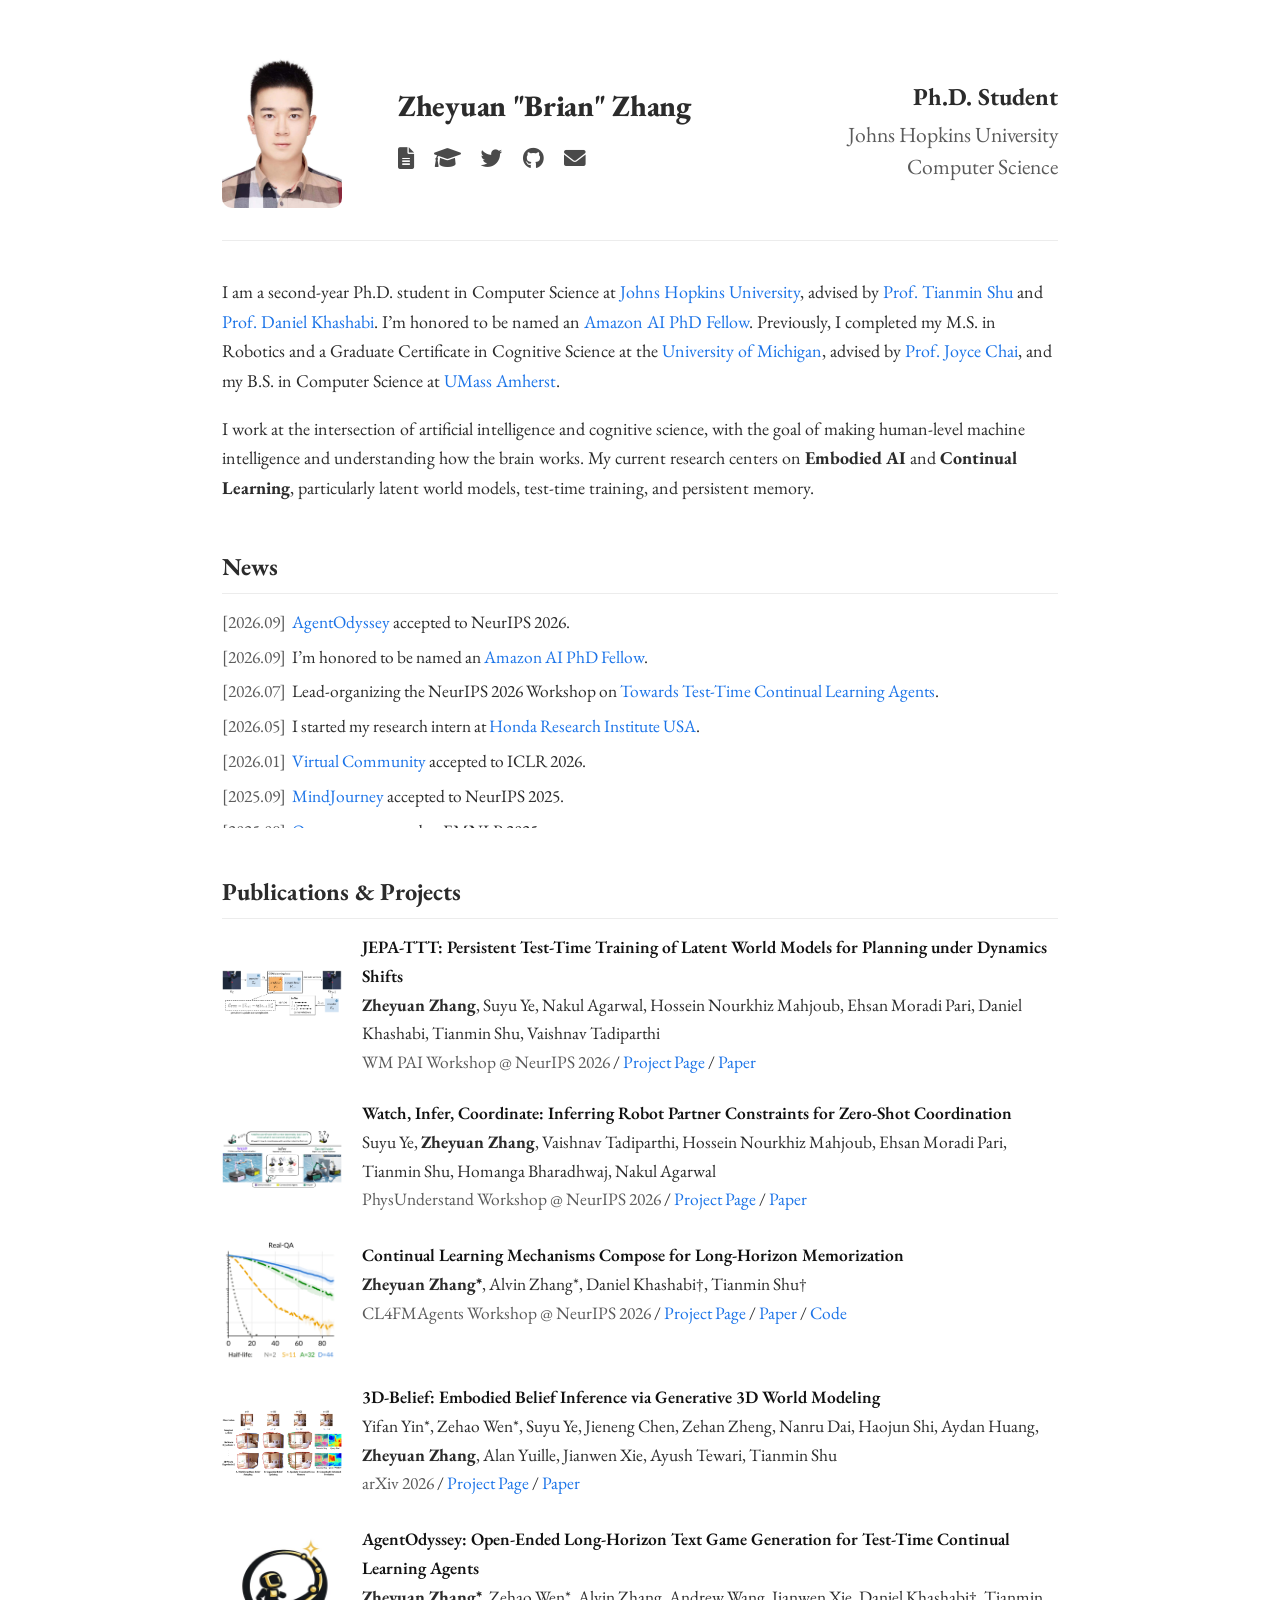
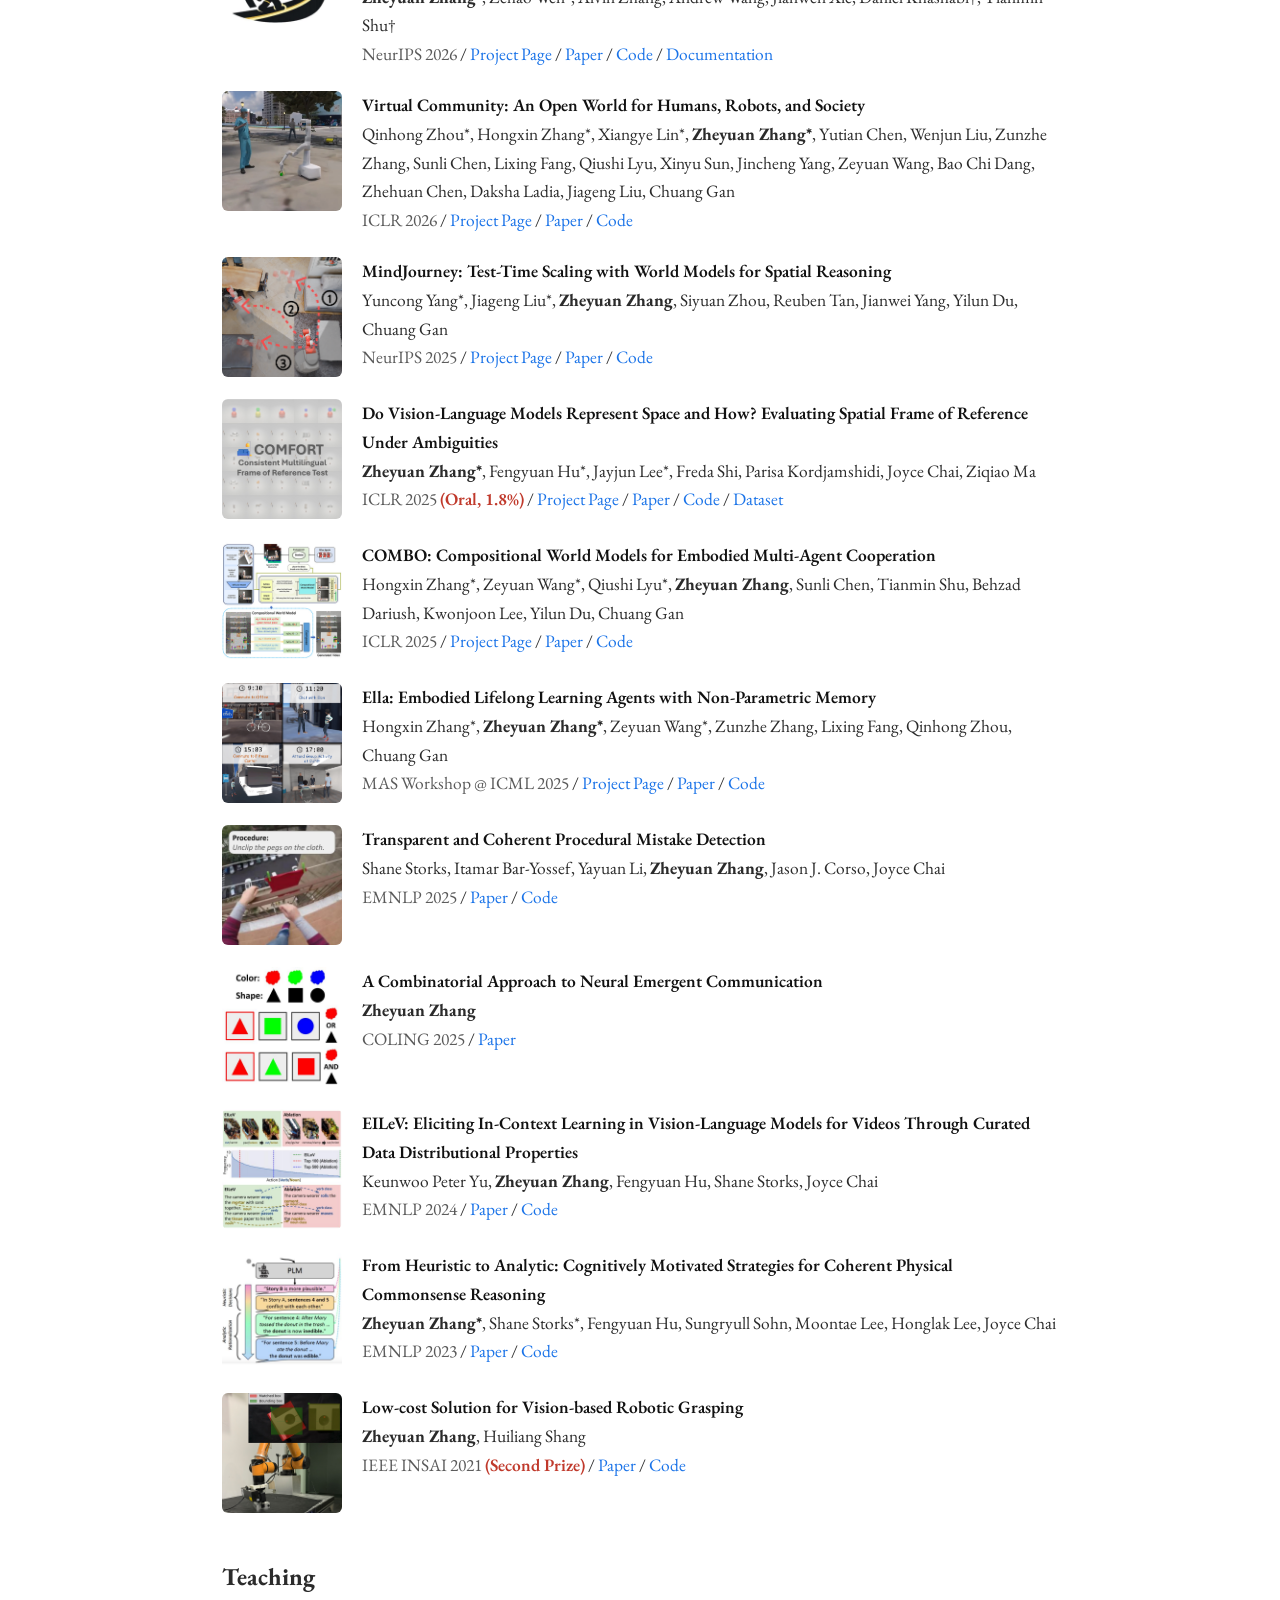
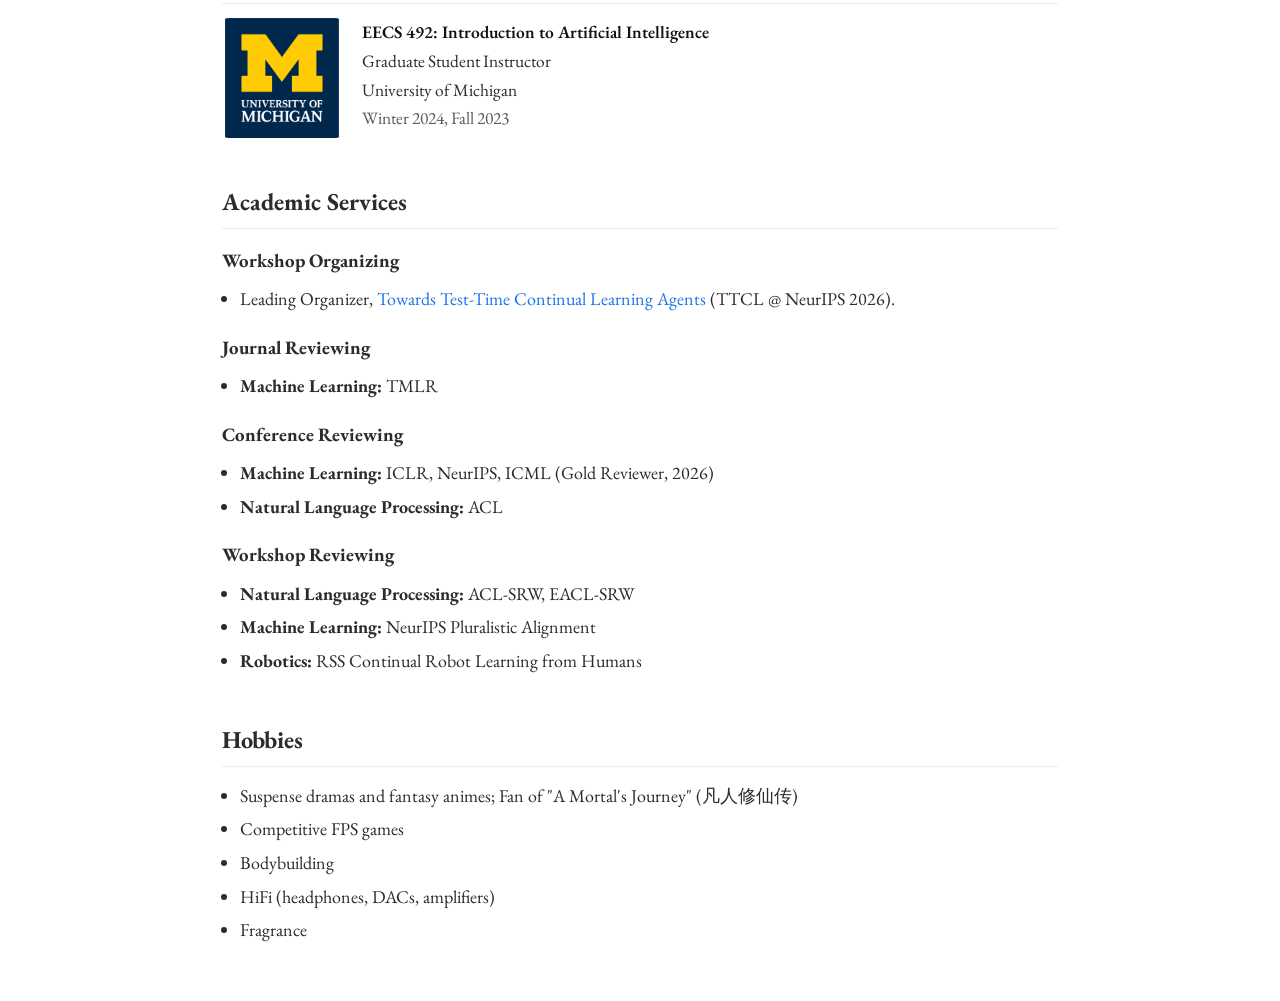
<file: index.html>
<!DOCTYPE html>
<html lang="en">
<head>
  <meta charset="UTF-8">
  <meta name="viewport" content="width=device-width, initial-scale=1.0">
  <title>Zheyuan "Brian" Zhang</title>
  <meta name="author" content="Zheyuan Zhang">
  <link rel="preconnect" href="https://fonts.googleapis.com">
  <link rel="preconnect" href="https://fonts.gstatic.com" crossorigin>
  <link href="https://fonts.googleapis.com/css2?family=EB+Garamond:ital,wght@0,400;0,500;0,600;0,700;1,400&family=Crimson+Text:ital,wght@0,400;0,600;1,400&display=swap" rel="stylesheet">
  <link rel="stylesheet" href="https://cdnjs.cloudflare.com/ajax/libs/font-awesome/6.0.0-beta3/css/all.min.css">
  <link rel="stylesheet" href="stylesheet.css">
  <link rel="icon" href="data:,">
</head>
<body>

  <header class="header">
    <img class="photo" src="img/photo.jpg" alt="Zheyuan Zhang">

    <div class="middle">
      <div class="name">Zheyuan "Brian" Zhang</div>
      <div class="icons">
        <a href="pdf/cv.pdf" title="CV" aria-label="CV"><i class="fa-solid fa-file-lines"></i></a>
        <a href="https://scholar.google.com/citations?user=hYMYxOQAAAAJ" title="Google Scholar" aria-label="Google Scholar"><i class="fa-solid fa-graduation-cap"></i></a>
        <a href="https://x.com/zheyuanzhang99" title="Twitter" aria-label="Twitter"><i class="fa-brands fa-twitter"></i></a>
        <a href="https://github.com/cozheyuanzhangde" title="GitHub" aria-label="GitHub"><i class="fa-brands fa-github"></i></a>
        <a href="mailto:zzhan378@jhu.edu" title="Email" aria-label="Email"><i class="fa-solid fa-envelope"></i></a>
      </div>
    </div>

    <div class="right">
      <div class="role">Ph.D. Student</div>
      <div class="affil">Johns Hopkins University</div>
      <div class="affil">Computer Science</div>
    </div>
  </header>

  <section class="bio">
    <p>I am a second-year Ph.D. student in Computer Science at <a href="https://www.jhu.edu/">Johns Hopkins University</a>, advised by <a href="https://www.tshu.io/">Prof. Tianmin Shu</a> and <a href="https://danielkhashabi.com/">Prof. Daniel Khashabi</a>. I’m honored to be named an <a href="https://ai2ai.engineering.jhu.edu/2026-2027-amazon-doctoral-fellows/">Amazon AI PhD Fellow</a>. Previously, I completed my M.S. in Robotics and a Graduate Certificate in Cognitive Science at the <a href="https://umich.edu/">University of Michigan</a>, advised by <a href="https://web.eecs.umich.edu/~chaijy/">Prof. Joyce Chai</a>, and my B.S. in Computer Science at <a href="https://www.umass.edu/">UMass Amherst</a>.</p>

    <p>I work at the intersection of artificial intelligence and cognitive science, with the goal of making human-level machine intelligence and understanding how the brain works. My current research centers on <strong>Embodied AI</strong> and <strong>Continual Learning</strong>, particularly latent world models, test-time training, and persistent memory.</p>

  </section>

  <h2>News</h2>
  <div class="news news-scroll">
    <div class="item"><span class="date">[2026.09]</span><a href="https://agentodyssey.github.io/">AgentOdyssey</a> accepted to NeurIPS 2026.</div>
    <div class="item"><span class="date">[2026.09]</span>I’m honored to be named an <a href="https://ai2ai.engineering.jhu.edu/2026-2027-amazon-doctoral-fellows/">Amazon AI PhD Fellow</a>.</div>
    <div class="item"><span class="date">[2026.07]</span>Lead-organizing the NeurIPS 2026 Workshop on <a href="https://ttcl-agents.github.io/">Towards Test-Time Continual Learning Agents</a>.</div>
    <div class="item"><span class="date">[2026.05]</span>I started my research intern at <a href="https://usa.honda-ri.com/">Honda Research Institute USA</a>.</div>
    <div class="item"><span class="date">[2026.01]</span><a href="https://virtual-community-ai.github.io/">Virtual Community</a> accepted to ICLR 2026.</div>
    <div class="item"><span class="date">[2025.09]</span><a href="https://umass-embodied-agi.github.io/MindJourney/">MindJourney</a> accepted to NeurIPS 2025.</div>
    <div class="item"><span class="date">[2025.08]</span><a href="https://arxiv.org/abs/2412.11927">One paper</a> accepted to EMNLP 2025.</div>
    <div class="item"><span class="date">[2025.03]</span>I will join <a href="https://www.jhu.edu/">Johns Hopkins University</a> in Fall 2025.</div>
    <div class="item"><span class="date">[2025.01]</span><a href="https://arxiv.org/abs/2410.17385">COMFORT</a> accepted to ICLR 2025 as <span class="award"><strong>Oral Presentation (1.8%)</strong></span>.</div>
    <div class="item"><span class="date">[2025.01]</span><a href="https://arxiv.org/abs/2404.10775">COMBO</a> accepted to ICLR 2025.</div>
    <div class="item"><span class="date">[2024.11]</span><a href="https://arxiv.org/abs/2410.18806">One paper</a> accepted to COLING 2025.</div>
    <div class="item"><span class="date">[2024.10]</span><a href="https://spatial-comfort.github.io/">COMFORT</a> accepted to Pluralistic Alignment Workshop @ NeurIPS 2024.</div>
    <div class="item"><span class="date">[2024.10]</span><a href="https://arxiv.org/abs/2311.17041">EILeV</a> accepted to Video-Language Models @ NeurIPS 2024.</div>
    <div class="item"><span class="date">[2024.09]</span><a href="https://arxiv.org/abs/2311.17041">EILeV</a> accepted to EMNLP 2024.</div>
    <div class="item"><span class="date">[2023.10]</span><a href="https://arxiv.org/abs/2310.18364">HAR</a> accepted to EMNLP 2023.</div>
  </div>

  <h2>Publications &amp; Projects</h2>
  <div class="pubs">
    <div class="pub">
      <img class="pub-img" src="img/jepattt.png" alt="JEPA-TTT">
      <div class="pub-info">
        <div class="title">JEPA-TTT: Persistent Test-Time Training of Latent World Models for Planning under Dynamics Shifts</div>
        <span class="me">Zheyuan Zhang</span>, Suyu Ye, Nakul Agarwal, Hossein Nourkhiz Mahjoub, Ehsan Moradi Pari, Daniel Khashabi, Tianmin Shu, Vaishnav Tadiparthi<br>
        <span class="venue">WM PAI Workshop @ NeurIPS 2026</span> / <a href="https://jepa-ttt.github.io/">Project Page</a> / <a href="https://arxiv.org/abs/2610.00722">Paper</a>
      </div>
    </div>
    <div class="pub">
      <img class="pub-img" src="img/wic.png" alt="Watch, Infer, Coordinate">
      <div class="pub-info">
        <div class="title">Watch, Infer, Coordinate: Inferring Robot Partner Constraints for Zero-Shot Coordination</div>
        Suyu Ye, <span class="me">Zheyuan Zhang</span>, Vaishnav Tadiparthi, Hossein Nourkhiz Mahjoub, Ehsan Moradi Pari, Tianmin Shu, Homanga Bharadhwaj, Nakul Agarwal<br>
        <span class="venue">PhysUnderstand Workshop @ NeurIPS 2026</span> / <a href="https://watch-infer-coordinate.github.io/">Project Page</a> / <a href="https://arxiv.org/abs/2610.02170">Paper</a>
      </div>
    </div>
    <div class="pub">
      <img class="pub-img" src="img/composecl.png" alt="Continual Learning Mechanisms Compose for Long-Horizon Memorization">
      <div class="pub-info">
        <div class="title">Continual Learning Mechanisms Compose for Long-Horizon Memorization</div>
        <span class="me">Zheyuan Zhang*</span>, Alvin Zhang*, Daniel Khashabi†, Tianmin Shu†<br>
        <span class="venue">CL4FMAgents Workshop @ NeurIPS 2026</span> / <a href="https://compose-cl.github.io/">Project Page</a> / <a href="https://arxiv.org/abs/2609.06986">Paper</a> / <a href="https://github.com/cozheyuanzhangde/compose-cl">Code</a>
      </div>
    </div>
    <div class="pub">
      <img class="pub-img" src="img/3dbelief.png" alt="3D-Belief">
      <div class="pub-info">
        <div class="title">3D-Belief: Embodied Belief Inference via Generative 3D World Modeling</div>
        Yifan Yin*, Zehao Wen*, Suyu Ye, Jieneng Chen, Zehan Zheng, Nanru Dai, Haojun Shi, Aydan Huang, <span class="me">Zheyuan Zhang</span>, Alan Yuille, Jianwen Xie, Ayush Tewari, Tianmin Shu<br>
        <span class="venue">arXiv 2026</span> / <a href="https://3d-belief.github.io/">Project Page</a> / <a href="https://arxiv.org/abs/2605.11367">Paper</a>
      </div>
    </div>
    <div class="pub">
      <img class="pub-img" src="img/agentodyssey.jpg" alt="AgentOdyssey">
      <div class="pub-info">
        <div class="title">AgentOdyssey: Open-Ended Long-Horizon Text Game Generation for Test-Time Continual Learning Agents</div>
        <span class="me">Zheyuan Zhang*</span>, Zehao Wen*, Alvin Zhang, Andrew Wang, Jianwen Xie, Daniel Khashabi†, Tianmin Shu†<br>
        <span class="venue">NeurIPS 2026</span> / <a href="https://agentodyssey.github.io/">Project Page</a> / <a href="https://arxiv.org/abs/2606.24893">Paper</a> / <a href="https://github.com/agentodyssey/agentodyssey">Code</a> / <a href="https://agentodyssey.github.io/docs">Documentation</a>
      </div>
    </div>
    <div class="pub">
      <img class="pub-img" src="img/vico.png" alt="Virtual Community">
      <div class="pub-info">
        <div class="title">Virtual Community: An Open World for Humans, Robots, and Society</div>
        Qinhong Zhou*, Hongxin Zhang*, Xiangye Lin*, <span class="me">Zheyuan Zhang*</span>, Yutian Chen, Wenjun Liu, Zunzhe Zhang, Sunli Chen, Lixing Fang, Qiushi Lyu, Xinyu Sun, Jincheng Yang, Zeyuan Wang, Bao Chi Dang, Zhehuan Chen, Daksha Ladia, Jiageng Liu, Chuang Gan<br>
        <span class="venue">ICLR 2026</span> / <a href="https://virtual-community-ai.github.io/">Project Page</a> / <a href="https://arxiv.org/abs/2508.14893">Paper</a> / <a href="https://github.com/UMass-Embodied-AGI/Virtual-Community">Code</a>
      </div>
    </div>
    <div class="pub">
      <img class="pub-img" src="img/mindjourney.png" alt="MindJourney">
      <div class="pub-info">
        <div class="title">MindJourney: Test-Time Scaling with World Models for Spatial Reasoning</div>
        Yuncong Yang*, Jiageng Liu*, <span class="me">Zheyuan Zhang</span>, Siyuan Zhou, Reuben Tan, Jianwei Yang, Yilun Du, Chuang Gan<br>
        <span class="venue">NeurIPS 2025</span> / <a href="https://umass-embodied-agi.github.io/MindJourney/">Project Page</a> / <a href="https://arxiv.org/abs/2507.12508">Paper</a> / <a href="https://github.com/UMass-Embodied-AGI/MindJourney">Code</a>
      </div>
    </div>
    <div class="pub">
      <img class="pub-img" src="img/comfort.jpg" alt="COMFORT">
      <div class="pub-info">
        <div class="title">Do Vision-Language Models Represent Space and How? Evaluating Spatial Frame of Reference Under Ambiguities</div>
        <span class="me">Zheyuan Zhang*</span>, Fengyuan Hu*, Jayjun Lee*, Freda Shi, Parisa Kordjamshidi, Joyce Chai, Ziqiao Ma<br>
        <span class="venue">ICLR 2025</span> <span class="award">(Oral, 1.8%)</span> / <a href="https://spatial-comfort.github.io/">Project Page</a> / <a href="https://arxiv.org/abs/2410.17385">Paper</a> / <a href="https://github.com/sled-group/COMFORT">Code</a> / <a href="https://huggingface.co/datasets/sled-umich/COMFORT">Dataset</a>
      </div>
    </div>
    <div class="pub">
      <img class="pub-img" src="img/combo.jpg" alt="COMBO">
      <div class="pub-info">
        <div class="title">COMBO: Compositional World Models for Embodied Multi-Agent Cooperation</div>
        Hongxin Zhang*, Zeyuan Wang*, Qiushi Lyu*, <span class="me">Zheyuan Zhang</span>, Sunli Chen, Tianmin Shu, Behzad Dariush, Kwonjoon Lee, Yilun Du, Chuang Gan<br>
        <span class="venue">ICLR 2025</span> / <a href="https://umass-embodied-agi.github.io/COMBO/">Project Page</a> / <a href="https://arxiv.org/abs/2404.10775">Paper</a> / <a href="https://github.com/UMass-Foundation-Model/COMBO">Code</a>
      </div>
    </div>
    <div class="pub">
      <img class="pub-img" src="img/ella.png" alt="Ella">
      <div class="pub-info">
        <div class="title">Ella: Embodied Lifelong Learning Agents with Non-Parametric Memory</div>
        Hongxin Zhang*, <span class="me">Zheyuan Zhang*</span>, Zeyuan Wang*, Zunzhe Zhang, Lixing Fang, Qinhong Zhou, Chuang Gan<br>
        <span class="venue">MAS Workshop @ ICML 2025</span> / <a href="https://umass-embodied-agi.github.io/Ella/">Project Page</a> / <a href="https://arxiv.org/abs/2506.24019">Paper</a> / <a href="https://github.com/UMass-Embodied-AGI/Ella">Code</a>
      </div>
    </div>
    <div class="pub">
      <img class="pub-img" src="img/pmd.jpg" alt="Transparent and Coherent Procedural Mistake Detection">
      <div class="pub-info">
        <div class="title">Transparent and Coherent Procedural Mistake Detection</div>
        Shane Storks, Itamar Bar-Yossef, Yayuan Li, <span class="me">Zheyuan Zhang</span>, Jason J. Corso, Joyce Chai<br>
        <span class="venue">EMNLP 2025</span> / <a href="https://arxiv.org/abs/2412.11927">Paper</a> / <a href="https://github.com/sled-group/">Code</a>
      </div>
    </div>
    <div class="pub">
      <img class="pub-img" src="img/minsym.jpg" alt="A Combinatorial Approach to Neural Emergent Communication">
      <div class="pub-info">
        <div class="title">A Combinatorial Approach to Neural Emergent Communication</div>
        <span class="me">Zheyuan Zhang</span><br>
        <span class="venue">COLING 2025</span> / <a href="https://arxiv.org/abs/2410.18806">Paper</a>
      </div>
    </div>
    <div class="pub">
      <img class="pub-img" src="img/eilev.jpg" alt="EILeV">
      <div class="pub-info">
        <div class="title">EILeV: Eliciting In-Context Learning in Vision-Language Models for Videos Through Curated Data Distributional Properties</div>
        Keunwoo Peter Yu, <span class="me">Zheyuan Zhang</span>, Fengyuan Hu, Shane Storks, Joyce Chai<br>
        <span class="venue">EMNLP 2024</span> / <a href="https://arxiv.org/abs/2311.17041">Paper</a> / <a href="https://github.com/yukw777/EILEV">Code</a>
      </div>
    </div>
    <div class="pub">
      <img class="pub-img" src="img/har.jpg" alt="From Heuristic to Analytic">
      <div class="pub-info">
        <div class="title">From Heuristic to Analytic: Cognitively Motivated Strategies for Coherent Physical Commonsense Reasoning</div>
        <span class="me">Zheyuan Zhang*</span>, Shane Storks*, Fengyuan Hu, Sungryull Sohn, Moontae Lee, Honglak Lee, Joyce Chai<br>
        <span class="venue">EMNLP 2023</span> / <a href="https://arxiv.org/abs/2310.18364">Paper</a> / <a href="https://github.com/sled-group/Heuristic-Analytic-Reasoning">Code</a>
      </div>
    </div>
    <div class="pub">
      <img class="pub-img" src="img/lsvrg.jpg" alt="Low-cost Vision-based Robotic Grasping">
      <div class="pub-info">
        <div class="title">Low-cost Solution for Vision-based Robotic Grasping</div>
        <span class="me">Zheyuan Zhang</span>, Huiliang Shang<br>
        <span class="venue">IEEE INSAI 2021</span> <span class="award">(Second Prize)</span> / <a href="https://ieeexplore.ieee.org/abstract/document/9757984">Paper</a> / <a href="https://github.com/cozheyuanzhangde/Invariant-TemplateMatching">Code</a>
      </div>
    </div>
  </div>

  <h2>Teaching</h2>
  <div class="pubs">
    <div class="pub">
      <img class="pub-img" src="img/umich.png" alt="University of Michigan">
      <div class="pub-info">
        <div class="title">EECS 492: Introduction to Artificial Intelligence</div>
        Graduate Student Instructor<br>
        University of Michigan<br>
        <span class="venue">Winter 2024, Fall 2023</span>
      </div>
    </div>
  </div>

  <h2>Academic Services</h2>
  <h3>Workshop Organizing</h3>
  <ul class="plain">
    <li>Leading Organizer, <a href="https://ttcl-agents.github.io/">Towards Test-Time Continual Learning Agents</a> (TTCL @ NeurIPS 2026).</li>
  </ul>
  <h3>Journal Reviewing</h3>
  <ul class="plain">
    <li><strong>Machine Learning:</strong> TMLR</li>
  </ul>
  <h3>Conference Reviewing</h3>
  <ul class="plain">
    <li><strong>Machine Learning:</strong> ICLR, NeurIPS, ICML (Gold Reviewer, 2026)</li>
    <li><strong>Natural Language Processing:</strong> ACL</li>
  </ul>
  <h3>Workshop Reviewing</h3>
  <ul class="plain">
    <li><strong>Natural Language Processing:</strong> ACL-SRW, EACL-SRW</li>
    <li><strong>Machine Learning:</strong> NeurIPS Pluralistic Alignment</li>
    <li><strong>Robotics:</strong> RSS Continual Robot Learning from Humans</li>
  </ul>

  <h2>Hobbies</h2>
  <ul class="plain">
    <li>Suspense dramas and fantasy animes; Fan of "A Mortal's Journey" (凡人修仙传)</li>
    <li>Competitive FPS games</li>
    <li>Bodybuilding</li>
    <li>HiFi (headphones, DACs, amplifiers)</li>
    <li>Fragrance</li>
  </ul>

</body>
</html>
</file>
<file: stylesheet.css>
:root {
  --text: #2b2b2b;
  --muted: #5a5a5a;
  --accent: #1a73e8;
  --rule: #ececec;
}

* { box-sizing: border-box; }

body {
  font-family: 'EB Garamond', 'Crimson Text', Georgia, serif;
  color: var(--text);
  max-width: 900px;
  margin: 56px auto;
  padding: 0 32px;
  line-height: 1.65;
  font-size: 18px;
  -webkit-font-smoothing: antialiased;
  -moz-osx-font-smoothing: grayscale;
}

a { color: var(--accent); text-decoration: none; }
a:hover { text-decoration: underline; }

p { margin: 0 0 1em 0; }


/* ---------- Header ---------- */

.header {
  display: grid;
  grid-template-columns: auto 1fr auto;
  gap: 56px;
  align-items: center;
  padding-bottom: 32px;
  margin-bottom: 36px;
  border-bottom: 1px solid var(--rule);
}

.header .photo {
  width: 120px;
  height: 152px;
  border-radius: 10px;
  object-fit: cover;
  display: block;
}

.header .name {
  font-size: 1.65em;
  font-weight: 800;
  margin: 0 0 0.5em 0;
  line-height: 1.2;
  letter-spacing: -0.01em;
  white-space: nowrap;
}

.header .name-zh {
  font-family: "Ma Shan Zheng", "STKaiti", "KaiTi", "Songti SC", "Noto Serif SC", serif;
  font-size: 2em;
  margin: 0 0 0.35em 0;
  line-height: 1.1;
  color: #3a3a3a;
  font-weight: 400;
  letter-spacing: 0.08em;
}

.header .icons {
  display: flex;
  gap: 20px;
  font-size: 1.2em;
  margin-top: 0.8em;
}

.header .icons a {
  color: #4a4a4a;
  transition: color 0.15s ease;
}

.header .icons a:hover { color: var(--accent); }

.header .right { text-align: right; }

.header .role {
  font-size: 1.35em;
  font-weight: 700;
  margin: 0 0 0.2em 0;
  line-height: 1.3;
}

.header .affil {
  color: var(--muted);
  font-size: 1.2em;
  line-height: 1.5;
}

@media (max-width: 880px) {
  .header {
    grid-template-columns: 1fr;
    gap: 24px;
    text-align: center;
  }
  .header .photo { margin: 0 auto; }
  .header .icons { justify-content: center; }
  .header .right { text-align: center; }
}


/* ---------- Sections ---------- */

h2 {
  font-size: 1.35em;
  margin-top: 44px;
  margin-bottom: 14px;
  padding-bottom: 6px;
  border-bottom: 1px solid var(--rule);
  font-weight: 700;
}

.bio ul { margin: 0 0 1em 0; padding-left: 20px; }
.bio ul li { margin-bottom: 4px; }

h3 {
  font-size: 1.05em;
  font-weight: 700;
  margin: 16px 0 8px;
}

.news, .pubs { font-size: 0.97em; }

.news .item { margin-bottom: 6px; }
.news .date { color: var(--muted); margin-right: 6px; }

.news-scroll {
  max-height: 220px;
  overflow-y: auto;
  padding-right: 8px;
}

.pub {
  display: flex;
  gap: 20px;
  align-items: flex-start;
  margin-bottom: 22px;
}
.pub-img {
  width: 120px;
  height: 120px;
  object-fit: contain;
  border-radius: 6px;
  flex-shrink: 0;
}
.pub-info { flex: 1; min-width: 0; }
.pub .title { font-weight: 600; color: #111; }
.pub .venue { color: var(--muted); }
.pub .award { color: #c0392b; font-weight: 600; }

@media (max-width: 880px) {
  .pub { flex-direction: column; gap: 12px; }
  .pub-img { width: 150px; height: 150px; align-self: center; }
}

.me { font-weight: 700; }

ul.plain { padding-left: 18px; margin: 0 0 1em 0; }
ul.plain li { margin-bottom: 4px; }
</file>
